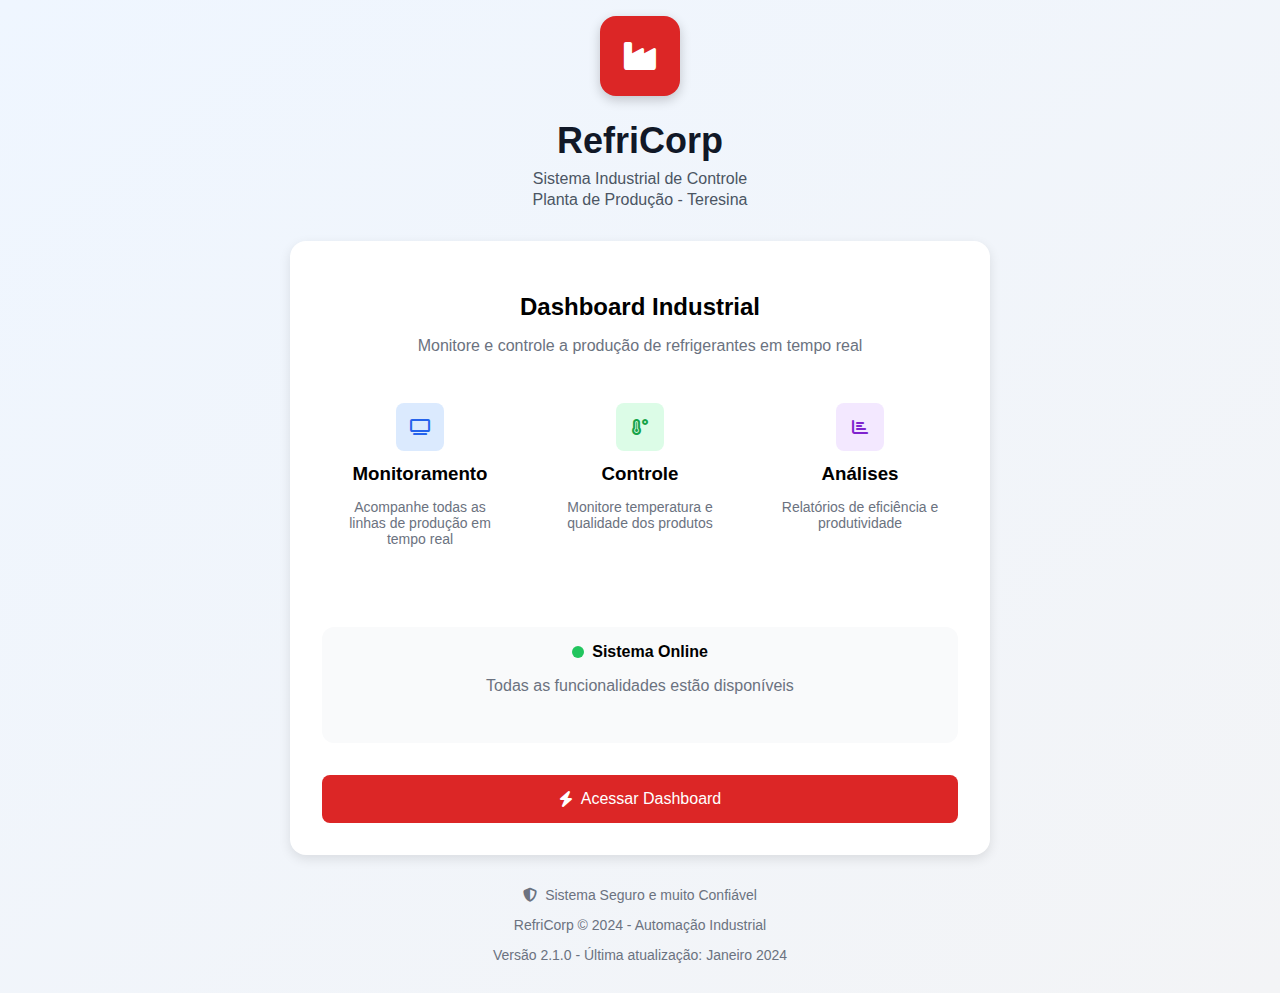
<file: index.html>
<!DOCTYPE html>
<html lang="pt-BR">
<head>
  <meta charset="UTF-8" />
  <meta name="viewport" content="width=device-width, initial-scale=1.0" />
  <title>RefriCorp - Welcome</title>
  <link rel="stylesheet" href="style.css" />
  <!-- FontAwesome para ícones -->
  <link href="https://cdnjs.cloudflare.com/ajax/libs/font-awesome/6.5.0/css/all.min.css" rel="stylesheet">
</head>
<body>
  <div class="container">
    <!-- Header -->
    <div class="header">
      <div class="logo">
        <i class="fas fa-industry"></i>
      </div>
      <h1>RefriCorp</h1>
      <p class="subtitle">Sistema Industrial de Controle</p>
      <p>Planta de Produção - Teresina  </p>
    </div>

    <!-- Card -->
    <div class="card">
      <h2>Dashboard Industrial</h2>
      <p>Monitore e controle a produção de refrigerantes em tempo real</p>

      <!-- Features -->
      <div class="features">
        <div class="feature">
          <div class="feature-icon monitor"><i class="fas fa-tv"></i></div>
          <h3>Monitoramento</h3>
          <p>Acompanhe todas as linhas de produção em tempo real</p>
        </div>
        <div class="feature">
          <div class="feature-icon control"><i class="fas fa-temperature-high"></i></div>
          <h3>Controle</h3>
          <p>Monitore temperatura e qualidade dos produtos</p>
        </div>
        <div class="feature">
          <div class="feature-icon analysis"><i class="fas fa-chart-bar"></i></div>
          <h3>Análises</h3>
          <p>Relatórios de eficiência e produtividade</p>
        </div>
      </div>

      <!-- Status -->
      <div class="status">
        <div class="status-indicator">
          <div class="dot"></div>
          <span><strong>Sistema Online</strong></span>
        </div>
        <p>Todas as funcionalidades estão disponíveis</p>
      </div>

      <!-- Button -->
      <button class="btn" onclick="onEnter()">
        <i class="fas fa-bolt"></i> Acessar Dashboard
      </button>
    </div>

    <!-- Footer -->
    <div class="footer">
      <div class="secure">
        <i class="fas fa-shield-alt"></i>
        <span>Sistema Seguro e  muito Confiável</span>
      </div>
      <p>RefriCorp © 2024 - Automação Industrial</p>
      <p>Versão 2.1.0 - Última atualização: Janeiro 2024</p>
    </div>
  </div>

  <script src="script.js"></script>
</body>
</html>
</file>
<file: style.css>
body {
  margin: 0;
  font-family: 'Segoe UI', sans-serif;
  background: linear-gradient(to bottom right, #eff6ff, #f3f4f6);
  min-height: 100vh;
  display: flex;
  justify-content: center;
  align-items: center;
  padding: 1rem;
}

.container {
  max-width: 700px;
  width: 100%;
}

/* Header */
.header {
  text-align: center;
  margin-bottom: 2rem;
}
.logo {
  width: 80px;
  height: 80px;
  background: #dc2626;
  border-radius: 1rem;
  display: flex;
  align-items: center;
  justify-content: center;
  margin: 0 auto 1.5rem;
  box-shadow: 0 4px 12px rgba(0,0,0,0.2);
}
.logo i {
  color: white;
  font-size: 2rem;
}
.header h1 {
  font-size: 2.25rem;
  font-weight: bold;
  margin-bottom: 0.5rem;
  color: #111827;
}
.header p {
  color: #4b5563;
  margin: 0.2rem 0;
}

/* Card */
.card {
  background: white;
  border-radius: 1rem;
  box-shadow: 0 4px 12px rgba(0,0,0,0.1);
  padding: 2rem;
  margin-bottom: 2rem;
}
.card h2 {
  text-align: center;
  font-size: 1.5rem;
  margin-bottom: 0.5rem;
}
.card p {
  text-align: center;
  font-size: 1rem;
  color: #6b7280;
  margin-bottom: 2rem;
}

/* Features */
.features {
  display: grid;
  grid-template-columns: 1fr;
  gap: 1.5rem;
  margin-bottom: 2rem;
}
@media (min-width: 768px) {
  .features {
    grid-template-columns: repeat(3, 1fr);
  }
}
.feature {
  text-align: center;
  padding: 1rem;
}
.feature-icon {
  width: 48px;
  height: 48px;
  border-radius: 0.5rem;
  display: flex;
  align-items: center;
  justify-content: center;
  margin: 0 auto 0.75rem;
}
.feature h3 {
  margin: 0.25rem 0;
  font-weight: 600;
}
.feature p {
  font-size: 0.875rem;
  color: #6b7280;
}

.monitor { background: #dbeafe; color: #2563eb; }
.control { background: #dcfce7; color: #16a34a; }
.analysis { background: #f3e8ff; color: #7e22ce; }

/* Status */
.status {
  background: #f9fafb;
  border-radius: 0.75rem;
  padding: 1rem;
  margin-bottom: 2rem;
  text-align: center;
}
.status-indicator {
  display: flex;
  align-items: center;
  justify-content: center;
  gap: 0.5rem;
  margin-bottom: 0.5rem;
}
.dot {
  width: 12px;
  height: 12px;
  background: #22c55e;
  border-radius: 50%;
  animation: pulse 1.5s infinite;
}
@keyframes pulse {
  0%, 100% { opacity: 0.3; }
  50% { opacity: 1; }
}

/* Button */
.btn {
  width: 100%;
  height: 48px;
  background: #dc2626;
  color: white;
  font-size: 1rem;
  border: none;
  border-radius: 0.5rem;
  cursor: pointer;
  display: flex;
  align-items: center;
  justify-content: center;
  gap: 0.5rem;
  transition: background 0.2s;
}
.btn:hover {
  background: #b91c1c;
}

/* Footer */
.footer {
  text-align: center;
  font-size: 0.875rem;
  color: #6b7280;
}
.footer .secure {
  display: flex;
  justify-content: center;
  align-items: center;
  gap: 0.5rem;
  margin-bottom: 0.5rem;
}
</file>
